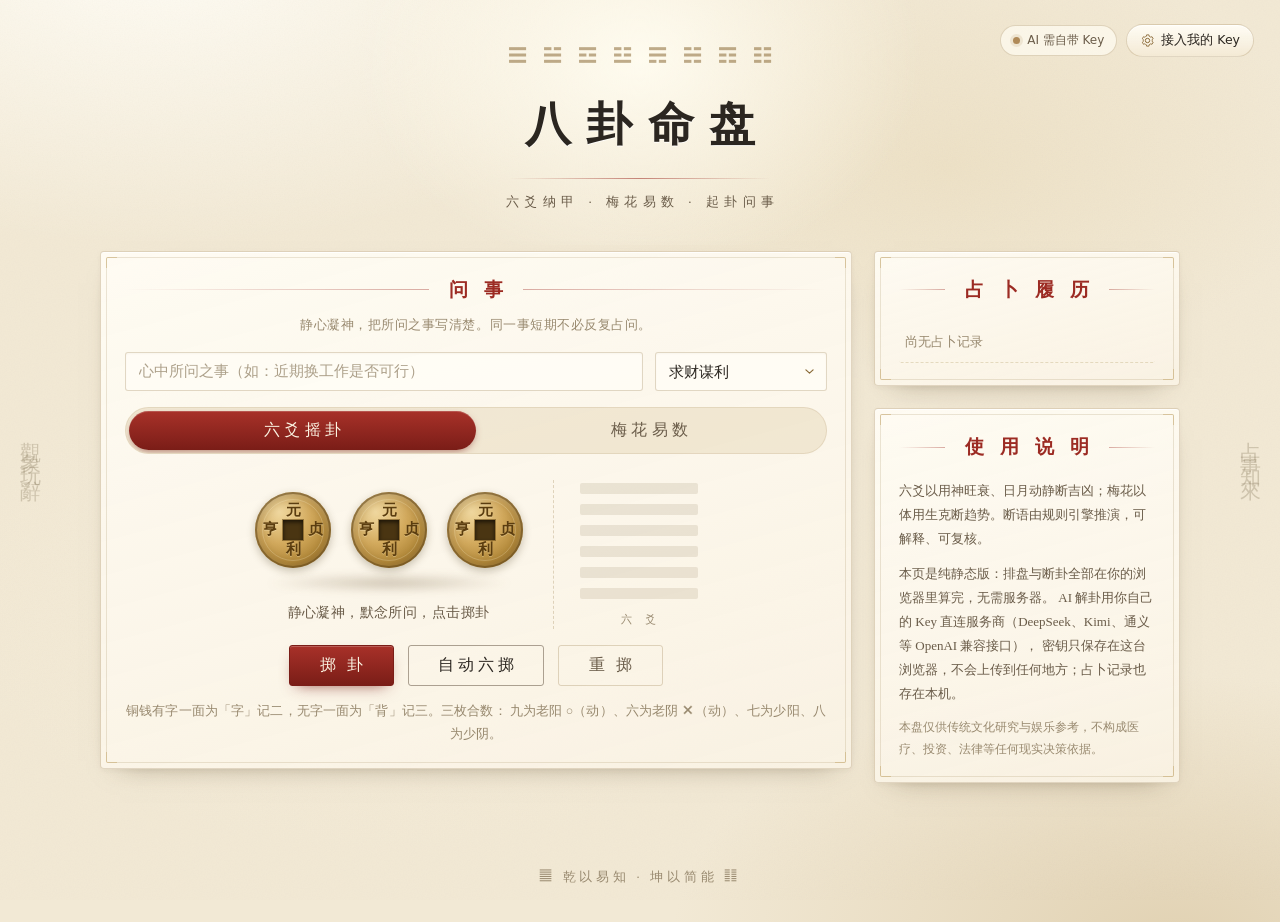
<file: index.html>
<!DOCTYPE html>
<html lang="zh-CN">
<head>
<meta charset="UTF-8">
<meta name="viewport" content="width=device-width, initial-scale=1.0, viewport-fit=cover">
<meta name="theme-color" content="#f2e9d5">
<meta name="description" content="六爻纳甲与梅花易数排盘，含规则断卦与可自接入大模型的 AI 解卦。">
<title>八卦命盘 · 六爻梅花占</title>
<link rel="stylesheet" href="css/style.css">
</head>
<body>

<div class="grain" aria-hidden="true"></div>
<aside class="side-verse left" aria-hidden="true">觀象玩辭</aside>
<aside class="side-verse right" aria-hidden="true">占事知來</aside>

<header class="site-header">
  <div class="header-halo" aria-hidden="true"></div>
  <div class="header-tools">
    <button id="llmChip" class="llm-chip" type="button" title="查看或更换已接入的模型">
      <i class="dot"></i><span id="llmChipText">检测模型…</span>
    </button>
    <button id="btnOpenLLM" class="settings-btn" type="button">
      <svg viewBox="0 0 24 24" width="15" height="15" aria-hidden="true">
        <path d="M12 15.5a3.5 3.5 0 1 0 0-7 3.5 3.5 0 0 0 0 7Z" fill="none" stroke="currentColor" stroke-width="1.6"/>
        <path d="M19.4 13.5a7.9 7.9 0 0 0 0-3l1.7-1.3-1.9-3.3-2 .8a7.7 7.7 0 0 0-2.6-1.5L14.3 3h-3.8l-.3 2.2a7.7 7.7 0 0 0-2.6 1.5l-2-.8L3.7 9.2l1.7 1.3a7.9 7.9 0 0 0 0 3l-1.7 1.3 1.9 3.3 2-.8a7.7 7.7 0 0 0 2.6 1.5l.3 2.2h3.8l.3-2.2a7.7 7.7 0 0 0 2.6-1.5l2 .8 1.9-3.3-1.7-1.3Z"
              fill="none" stroke="currentColor" stroke-width="1.4" stroke-linejoin="round"/>
      </svg>
      <span>模型接入</span>
    </button>
  </div>

  <div class="brand">
    <div class="bagua-row" aria-hidden="true">
      <span style="--i:0">☰</span><span style="--i:1">☱</span><span style="--i:2">☲</span><span style="--i:3">☳</span>
      <span style="--i:4">☴</span><span style="--i:5">☵</span><span style="--i:6">☶</span><span style="--i:7">☷</span>
    </div>
    <h1>八卦命盘</h1>
    <p class="subtitle">六爻纳甲 · 梅花易数 · 起卦问事</p>
  </div>
</header>

<main class="layout">

  <section class="main-col">

    <!-- 问事设置 -->
    <div class="card ask-card reveal">
      <h2 class="card-title"><span>问 事</span></h2>
      <p class="card-lead">静心凝神，把所问之事写清楚。同一事短期不必反复占问。</p>

      <div class="ask-form">
        <input id="question" type="text" maxlength="60"
               placeholder="心中所问之事（如：近期换工作是否可行）" autocomplete="off">
        <select id="category" title="问事类别" aria-label="问事类别"></select>
      </div>

      <div class="method-tabs" id="methodTabs" style="--tab-index:0" role="tablist">
        <span class="tab-glider" aria-hidden="true"></span>
        <button class="tab active" data-method="liuyao" role="tab" aria-selected="true">六爻摇卦</button>
        <button class="tab" data-method="meihua" role="tab" aria-selected="false">梅花易数</button>
      </div>

      <!-- 六爻面板 -->
      <div id="panel-liuyao" class="method-panel">
        <div class="cast-area">
          <div class="coin-stage" id="coinStage">
            <div class="coins" id="coins">
              <div class="coin-wrap"><div class="coin"><div class="face front"><span class="ch t">元</span><span class="ch b">利</span><span class="ch l">亨</span><span class="ch r">贞</span></div><div class="face back"><i class="arc a1"></i><i class="arc a2"></i></div></div></div>
              <div class="coin-wrap"><div class="coin"><div class="face front"><span class="ch t">元</span><span class="ch b">利</span><span class="ch l">亨</span><span class="ch r">贞</span></div><div class="face back"><i class="arc a1"></i><i class="arc a2"></i></div></div></div>
              <div class="coin-wrap"><div class="coin"><div class="face front"><span class="ch t">元</span><span class="ch b">利</span><span class="ch l">亨</span><span class="ch r">贞</span></div><div class="face back"><i class="arc a1"></i><i class="arc a2"></i></div></div></div>
            </div>
            <div class="coin-shadow" aria-hidden="true"></div>
            <div class="cast-progress" id="castProgress">静心凝神，默念所问，点击掷卦</div>
          </div>
          <div class="cast-hex-wrap">
            <div class="cast-hex" id="castHex" aria-hidden="true"></div>
            <div class="cast-hex-label">六 爻</div>
          </div>
        </div>
        <div class="cast-actions">
          <button id="btnCastOnce" class="btn primary">掷 卦</button>
          <button id="btnCastAuto" class="btn">自动六掷</button>
          <button id="btnCastReset" class="btn ghost">重 掷</button>
        </div>
        <p class="tip">铜钱有字一面为「字」记二，无字一面为「背」记三。三枚合数：
          九为老阳 ○（动）、六为老阴 ✕（动）、七为少阳、八为少阴。</p>
      </div>

      <!-- 梅花面板 -->
      <div id="panel-meihua" class="method-panel hidden">
        <div class="meihua-actions">
          <button id="btnMeihuaTime" class="btn primary">以此时辰起卦</button>
          <div class="divider-v"></div>
          <div class="num-cast">
            <input id="num1" type="number" min="1" max="999999999" placeholder="第一数" aria-label="第一数">
            <span class="num-dot">·</span>
            <input id="num2" type="number" min="1" max="999999999" placeholder="第二数" aria-label="第二数">
            <button id="btnMeihuaNumber" class="btn">数字起卦</button>
          </div>
        </div>
        <p class="tip">时间起卦：农历年支数加月日，除八取余为上卦；再加时辰数除八为下卦；
          总数除六为动爻。数字起卦：两数各自除八定上下卦，两数之和除六定动爻。</p>
      </div>
    </div>

    <!-- 结果区 -->
    <div id="result" class="hidden">

      <div class="card plate-head-card" id="plateHead"></div>
      <div class="card" id="plateCard"></div>
      <div class="card" id="textCard"></div>

      <div class="card" id="interpCard">
        <h2 class="card-title"><span>卦 理 断 语</span></h2>
        <div id="interpBody"></div>
      </div>

      <div class="card ai-card" id="aiCard">
        <h2 class="card-title"><span>AI 解 卦</span></h2>
        <div id="aiBody"></div>
      </div>
    </div>

  </section>

  <aside class="side-col">
    <div class="card history-card reveal">
      <h2 class="card-title"><span>占 卜 履 历</span></h2>
      <ul id="historyList" class="history-list"></ul>
    </div>
    <div class="card about-card reveal">
      <h2 class="card-title"><span>使 用 说 明</span></h2>
      <div class="about-body">
        <p>六爻以用神旺衰、日月动静断吉凶；梅花以体用生克断趋势。断语由规则引擎推演，可解释、可复核。</p>
        <p>本页是纯静态版：排盘与断卦全部在你的浏览器里算完，无需服务器。
          AI 解卦用你自己的 Key 直连服务商（DeepSeek、Kimi、通义等 OpenAI 兼容接口），
          密钥只保存在这台浏览器，不会上传到任何地方；占卜记录也存在本机。</p>
        <p class="disclaimer">本盘仅供传统文化研究与娱乐参考，不构成医疗、投资、法律等任何现实决策依据。</p>
      </div>
    </div>
  </aside>

</main>

<footer class="site-footer">
  <span>䷀ 乾以易知 · 坤以简能 ䷁</span>
</footer>

<!-- ============ 模型接入 ============ -->
<div class="modal-layer" id="llmModal" aria-hidden="true">
  <div class="modal-mask" data-close></div>
  <div class="modal-panel" role="dialog" aria-modal="true" aria-labelledby="llmTitle">
    <header class="modal-head">
      <div class="modal-titles">
        <h2 id="llmTitle">接 入 大 模 型</h2>
        <p class="modal-sub">任何 OpenAI 兼容接口均可。配置保存在本机 <code>backend/config.json</code>，密钥不回传浏览器。</p>
      </div>
      <button class="icon-btn" id="llmClose" type="button" aria-label="关闭">✕</button>
    </header>

    <div class="modal-body">
      <div class="field">
        <label>服务商预设</label>
        <div class="providers" id="providerGrid"></div>
      </div>

      <div class="field">
        <label for="llmBase">接口地址 Base URL</label>
        <input id="llmBase" type="text" placeholder="https://api.deepseek.com/v1"
               autocomplete="off" spellcheck="false">
        <p class="field-hint">只填到 <code>/v1</code> 这一层，不要带 <code>/chat/completions</code>。</p>
      </div>

      <div class="field">
        <label for="llmKey">API Key</label>
        <div class="field-row">
          <input id="llmKey" type="password" placeholder="填写新的 Key；留空表示保持已保存的密钥"
                 autocomplete="off" spellcheck="false">
          <button class="mini-btn" id="llmEye" type="button">显示</button>
        </div>
        <p class="field-hint" id="llmKeyHint">尚未保存密钥</p>
      </div>

      <div class="field">
        <label for="llmModel">模型名称</label>
        <div class="field-row">
          <input id="llmModel" type="text" list="llmModelList" placeholder="deepseek-chat"
                 autocomplete="off" spellcheck="false">
          <button class="mini-btn" id="llmFetchModels" type="button">拉取列表</button>
        </div>
        <datalist id="llmModelList"></datalist>
      </div>

      <details class="adv">
        <summary>高级参数</summary>
        <div class="adv-grid">
          <div class="field">
            <label for="llmTemp">温度 temperature</label>
            <div class="range-row">
              <input id="llmTemp" type="range" min="0" max="1.5" step="0.1" value="0.7">
              <output id="llmTempOut">0.7</output>
            </div>
          </div>
          <div class="field">
            <label for="llmMax">max_tokens</label>
            <input id="llmMax" type="number" min="64" max="200000" step="64" value="8192">
            <p class="field-hint">思考型模型需容纳思维链，建议 8192 以上。</p>
          </div>
        </div>
        <label class="switch-row">
          <input type="checkbox" id="llmThinking" checked>
          <span>尝试关闭思维链（仅 NVIDIA NIM 一类网关支持）</span>
        </label>
      </details>

      <div class="modal-msg" id="llmMsg" role="status" aria-live="polite"></div>
    </div>

    <footer class="modal-foot">
      <button class="btn ghost" id="llmTest" type="button">测试连接</button>
      <button class="btn primary" id="llmSave" type="button">保存并启用</button>
    </footer>
  </div>
</div>

<script src="js/vendor/lunar.js"></script>
<script type="module" src="js/local-api.js"></script>
<script src="js/app.js"></script>
</body>
</html>
</file>
<file: css/style.css>
/* ==========================================================
   八卦命盘 · 宣纸 / 朱砂 / 铜金
   ========================================================== */

:root {
  --paper: #f2e9d5;
  --paper-deep: #e8dabd;
  --paper-light: #faf4e6;
  --card-bg: linear-gradient(165deg, rgba(255, 252, 244, .94), rgba(250, 243, 229, .86));
  --ink: #2b2620;
  --ink-soft: #6a5c49;
  --ink-faint: #98896f;
  --cinnabar: #9c2b23;
  --cinnabar-deep: #7a1d17;
  --cinnabar-soft: rgba(156, 43, 35, .12);
  --bronze: #8a6a37;
  --gold: #c2a15e;
  --line: rgba(166, 140, 98, .34);
  --line-soft: rgba(166, 140, 98, .18);

  --serif: "Noto Serif SC", "Source Han Serif SC", "Songti SC", "SimSun", "宋体", serif;
  --kai: "Kaiti SC", "STKaiti", "KaiTi", "楷体", "Noto Serif SC", serif;
  --sans: "PingFang SC", "Microsoft YaHei", "Hiragino Sans GB", system-ui, sans-serif;

  --ease: cubic-bezier(.22, .61, .36, 1);
  --shadow-card: 0 1px 0 rgba(255, 255, 255, .85) inset,
                 0 12px 28px -20px rgba(70, 52, 24, .55),
                 0 2px 6px rgba(90, 70, 40, .05);
  --shadow-card-hover: 0 1px 0 rgba(255, 255, 255, .9) inset,
                       0 20px 38px -22px rgba(70, 52, 24, .6),
                       0 4px 12px rgba(90, 70, 40, .07);
}

* { margin: 0; padding: 0; box-sizing: border-box; }

html { scroll-behavior: smooth; -webkit-text-size-adjust: 100%; }

body {
  font-family: var(--serif);
  color: var(--ink);
  min-height: 100vh;
  background-color: var(--paper);
  background-image:
    radial-gradient(ellipse 65% 45% at 12% -5%, rgba(255, 253, 246, .95), transparent 70%),
    radial-gradient(ellipse 55% 40% at 92% 102%, rgba(202, 178, 132, .42), transparent 72%),
    radial-gradient(ellipse 42% 32% at 74% 18%, rgba(233, 219, 187, .55), transparent 70%),
    radial-gradient(ellipse 50% 40% at 30% 65%, rgba(246, 238, 220, .5), transparent 70%);
  font-size: 16px;
  line-height: 1.7;
  overflow-x: hidden;
}

/* 纸张纤维噪声 */
.grain {
  position: fixed;
  inset: 0;
  pointer-events: none;
  z-index: 0;
  opacity: .55;
  background-image: url("data:image/svg+xml,%3Csvg xmlns='http://www.w3.org/2000/svg' width='160' height='160'%3E%3Cfilter id='n'%3E%3CfeTurbulence type='fractalNoise' baseFrequency='0.78' numOctaves='3' seed='7'/%3E%3CfeColorMatrix values='0 0 0 0 0.48 0 0 0 0 0.40 0 0 0 0 0.28 0 0 0 0.06 0'/%3E%3C/filter%3E%3Crect width='160' height='160' filter='url(%23n)'/%3E%3C/svg%3E");
}

::selection { background: rgba(156, 43, 35, .16); }

:focus-visible {
  outline: 2px solid rgba(156, 43, 35, .45);
  outline-offset: 2px;
}

/* ============ 两侧竖排题字 ============ */
.side-verse {
  position: fixed;
  top: 50%;
  transform: translateY(-50%);
  writing-mode: vertical-rl;
  font-family: var(--kai);
  font-size: 21px;
  letter-spacing: .6em;
  color: rgba(110, 92, 61, .26);
  user-select: none;
  pointer-events: none;
  z-index: 0;
  transition: opacity .6s var(--ease);
}
.side-verse.left { left: 12px; }
.side-verse.right { right: 12px; }

/* ============ 页头 ============ */
.site-header {
  position: relative;
  padding: 40px 24px 30px;
  text-align: center;
  overflow: hidden;
}
.header-halo {
  position: absolute;
  left: 50%;
  top: -150px;
  width: 560px;
  height: 420px;
  transform: translateX(-50%);
  background: radial-gradient(ellipse at center, rgba(255, 252, 240, .95), rgba(255, 250, 235, .25) 55%, transparent 72%);
  pointer-events: none;
}
.brand { position: relative; display: inline-block; }

.bagua-row {
  display: flex;
  justify-content: center;
  gap: 16px;
  font-size: 19px;
  color: var(--bronze);
  margin-bottom: 14px;
  opacity: 0;
  animation: fadeDown .9s var(--ease) .1s forwards;
}
.bagua-row span {
  display: inline-block;
  opacity: .55;
  animation: floatY 5.6s ease-in-out infinite;
  animation-delay: calc(var(--i) * .28s);
  transition: opacity .3s, color .3s;
}
.bagua-row span:hover { opacity: 1; color: var(--cinnabar); }

.site-header h1 {
  font-family: var(--kai);
  font-size: clamp(30px, 4.6vw, 46px);
  font-weight: 700;
  letter-spacing: .34em;
  text-indent: .34em;
  color: var(--ink);
  text-shadow: 0 1px 0 rgba(255, 255, 255, .8);
  opacity: 0;
  animation: fadeDown 1s var(--ease) .2s forwards;
}
.site-header h1::after {
  content: "";
  display: block;
  width: min(260px, 62vw);
  height: 1px;
  margin: 14px auto 0;
  background: linear-gradient(90deg, transparent, rgba(156, 43, 35, .55), transparent);
  transform: scaleX(0);
  animation: ruleGrow .9s var(--ease) .55s forwards;
}
.subtitle {
  margin-top: 12px;
  color: var(--ink-soft);
  font-size: 13px;
  letter-spacing: .42em;
  text-indent: .42em;
  opacity: 0;
  animation: fadeDown 1s var(--ease) .35s forwards;
}

/* 右侧工具 */
.header-tools {
  position: absolute;
  top: 24px;
  right: 26px;
  display: flex;
  align-items: center;
  gap: 9px;
  z-index: 3;
  opacity: 0;
  animation: fadeDown .8s var(--ease) .45s forwards;
}
.llm-chip {
  display: inline-flex;
  align-items: center;
  gap: 7px;
  max-width: 240px;
  padding: 6px 12px;
  font-family: var(--sans);
  font-size: 12px;
  color: var(--ink-soft);
  background: rgba(255, 252, 243, .7);
  border: 1px solid var(--line);
  border-radius: 999px;
  cursor: pointer;
  transition: all .25s var(--ease);
  white-space: nowrap;
  overflow: hidden;
}
.llm-chip:hover { border-color: var(--bronze); color: var(--ink); background: rgba(255, 253, 246, .95); }
.llm-chip .dot {
  width: 7px;
  height: 7px;
  border-radius: 50%;
  background: var(--ink-faint);
  box-shadow: 0 0 0 3px rgba(152, 137, 111, .16);
  flex: none;
}
.llm-chip.ok .dot { background: #4c7a43; box-shadow: 0 0 0 3px rgba(76, 122, 67, .16); animation: softPulse 2.6s ease-in-out infinite; }
.llm-chip.off .dot { background: #b08a58; box-shadow: 0 0 0 3px rgba(176, 138, 88, .16); }
.llm-chip span {
  overflow: hidden;
  text-overflow: ellipsis;
}

.settings-btn {
  display: inline-flex;
  align-items: center;
  gap: 6px;
  padding: 7px 13px;
  font-family: var(--sans);
  font-size: 12.5px;
  color: var(--ink);
  background: linear-gradient(180deg, rgba(255, 253, 246, .95), rgba(244, 234, 213, .9));
  border: 1px solid var(--line);
  border-radius: 999px;
  cursor: pointer;
  transition: all .25s var(--ease);
  box-shadow: 0 1px 0 rgba(255, 255, 255, .8) inset;
}
.settings-btn svg { color: var(--bronze); transition: transform .5s var(--ease); }
.settings-btn:hover {
  border-color: var(--bronze);
  color: var(--cinnabar);
  box-shadow: 0 1px 0 rgba(255, 255, 255, .9) inset, 0 6px 14px -8px rgba(120, 90, 40, .6);
}
.settings-btn:hover svg { transform: rotate(60deg); }
.settings-btn:active { transform: translateY(1px); }

/* ============ 布局 ============ */
.layout {
  display: grid;
  grid-template-columns: minmax(0, 1fr) 306px;
  gap: 22px;
  max-width: 1140px;
  margin: 0 auto;
  padding: 6px 30px 48px;
  position: relative;
  z-index: 1;
}
.main-col { min-width: 0; }
.side-col { min-width: 0; }

/* ============ 卡片 ============ */
.card {
  position: relative;
  background: var(--card-bg);
  border: 1px solid var(--line);
  border-radius: 4px;
  box-shadow: var(--shadow-card);
  padding: 22px 24px;
  margin-bottom: 22px;
  transition: box-shadow .4s var(--ease), transform .4s var(--ease), border-color .4s var(--ease);
}
.card::before {
  content: "";
  position: absolute;
  inset: 5px;
  border: 1px solid rgba(166, 140, 98, .22);
  border-radius: 2px;
  pointer-events: none;
}
.card::after {
  content: "";
  position: absolute;
  inset: 5px;
  pointer-events: none;
  border-radius: 2px;
  background:
    linear-gradient(var(--gold), var(--gold)) left top / 11px 1px no-repeat,
    linear-gradient(var(--gold), var(--gold)) left top / 1px 11px no-repeat,
    linear-gradient(var(--gold), var(--gold)) right top / 11px 1px no-repeat,
    linear-gradient(var(--gold), var(--gold)) right top / 1px 11px no-repeat,
    linear-gradient(var(--gold), var(--gold)) left bottom / 11px 1px no-repeat,
    linear-gradient(var(--gold), var(--gold)) left bottom / 1px 11px no-repeat,
    linear-gradient(var(--gold), var(--gold)) right bottom / 11px 1px no-repeat,
    linear-gradient(var(--gold), var(--gold)) right bottom / 1px 11px no-repeat;
  opacity: .45;
  transition: opacity .4s var(--ease);
}
.card:hover { box-shadow: var(--shadow-card-hover); transform: translateY(-2px); }
.card:hover::after { opacity: .8; }

.card-title {
  display: flex;
  align-items: center;
  gap: 14px;
  font-family: var(--kai);
  font-size: 19px;
  font-weight: 700;
  color: var(--cinnabar);
  margin-bottom: 16px;
  white-space: nowrap;
}
.card-title::before,
.card-title::after {
  content: "";
  flex: 1;
  height: 1px;
  background: linear-gradient(90deg, transparent, rgba(156, 43, 35, .38));
}
.card-title::after { background: linear-gradient(90deg, rgba(156, 43, 35, .38), transparent); }
.card-title span { letter-spacing: .3em; text-indent: .3em; }

.card-lead {
  font-size: 13px;
  color: var(--ink-faint);
  margin: -8px 0 16px;
  text-align: center;
  letter-spacing: .04em;
}

/* 滚动入场 */
.reveal { opacity: 0; transform: translateY(20px); }
.reveal.in {
  opacity: 1;
  transform: none;
  transition: opacity .8s var(--ease), transform .8s var(--ease);
}

/* ============ 表单 ============ */
.ask-form {
  display: grid;
  grid-template-columns: minmax(0, 1fr) 172px;
  gap: 12px;
  margin-bottom: 16px;
}
input[type="text"],
input[type="number"],
input[type="password"],
select {
  width: 100%;
  font-family: var(--serif);
  font-size: 15px;
  color: var(--ink);
  background: rgba(255, 253, 246, .82);
  border: 1px solid var(--line);
  border-radius: 3px;
  padding: 10px 13px;
  outline: none;
  transition: border-color .25s var(--ease), box-shadow .25s var(--ease), background .25s;
  box-shadow: 0 1px 2px rgba(90, 70, 40, .04) inset;
}
input:hover, select:hover { border-color: rgba(166, 140, 98, .55); }
input:focus, select:focus {
  border-color: var(--bronze);
  background: #fffdf8;
  box-shadow: 0 0 0 3px rgba(194, 161, 94, .16);
}
input::placeholder { color: var(--ink-faint); opacity: .8; }
select {
  cursor: pointer;
  appearance: none;
  padding-right: 32px;
  background-image: url("data:image/svg+xml,%3Csvg xmlns='http://www.w3.org/2000/svg' width='10' height='6' viewBox='0 0 10 6'%3E%3Cpath d='M1 1l4 4 4-4' fill='none' stroke='%238a6a37' stroke-width='1.3' stroke-linecap='round' stroke-linejoin='round'/%3E%3C/svg%3E");
  background-repeat: no-repeat;
  background-position: right 12px center;
  background-size: 9px;
}

/* Tab 滑动指示 */
.method-tabs {
  position: relative;
  display: flex;
  padding: 3px;
  margin-bottom: 18px;
  background: rgba(232, 218, 189, .55);
  border: 1px solid var(--line-soft);
  border-radius: 999px;
  overflow: hidden;
}
.tab-glider {
  position: absolute;
  top: 3px;
  left: 3px;
  width: calc(50% - 3px);
  height: calc(100% - 6px);
  border-radius: 999px;
  background: linear-gradient(180deg, #a83129, var(--cinnabar-deep));
  box-shadow: 0 3px 8px -3px rgba(122, 29, 23, .7), 0 1px 0 rgba(255, 255, 255, .18) inset;
  transform: translateX(calc(var(--tab-index, 0) * 100%));
  transition: transform .42s var(--ease);
}
.tab {
  position: relative;
  z-index: 1;
  flex: 1;
  font-family: var(--kai);
  font-size: 15.5px;
  letter-spacing: .28em;
  text-indent: .28em;
  padding: 9px 0;
  background: none;
  border: none;
  color: var(--ink-soft);
  cursor: pointer;
  transition: color .3s var(--ease);
}
.tab.active { color: #fbf3e2; }
.tab:not(.active):hover { color: var(--ink); }

.method-panel { animation: panelIn .38s var(--ease); }
@keyframes panelIn { from { opacity: 0; transform: translateY(8px); } to { opacity: 1; transform: none; } }

/* ============ 六爻掷卦 ============ */
.cast-area {
  display: flex;
  gap: 30px;
  align-items: center;
  justify-content: center;
  flex-wrap: wrap;
  padding: 8px 0 16px;
}
.coin-stage { text-align: center; min-width: 268px; }

.coins {
  position: relative;
  display: flex;
  gap: 20px;
  justify-content: center;
  perspective: 900px;
  padding: 10px 0 4px;
}
.coin-wrap {
  transform-style: preserve-3d;
  will-change: transform;
  animation: none;
}
.coin-wrap.throwing { animation: toss 1.05s cubic-bezier(.34, .56, .5, 1); }
@keyframes toss {
  0%   { transform: translateY(0) scale(1) rotateZ(0); }
  16%  { transform: translateY(-24px) scale(1.03) rotateZ(3deg); }
  44%  { transform: translateY(-54px) scale(1.05) rotateZ(-3deg); }
  70%  { transform: translateY(4px) scale(.975) rotateZ(1.5deg); }
  82%  { transform: translateY(-7px) scale(1.01) rotateZ(-.8deg); }
  100% { transform: translateY(0) scale(1) rotateZ(0); }
}
.coin {
  position: relative;
  width: 76px;
  height: 76px;
  transform-style: preserve-3d;
  transition: transform 1.05s cubic-bezier(.2, .74, .3, 1.02);
}
.face {
  position: absolute;
  inset: 0;
  border-radius: 50%;
  backface-visibility: hidden;
  background:
    radial-gradient(circle at 32% 26%, #f2daa1, #d3aa5d 42%, #b98f3f 68%, #8b6626 96%);
  box-shadow:
    inset 0 0 0 2px rgba(96, 66, 18, .5),
    inset 0 0 16px rgba(84, 56, 12, .5),
    inset 0 2px 6px rgba(255, 246, 214, .5),
    0 3px 8px rgba(60, 45, 15, .28);
}
.face::before {
  content: "";
  position: absolute;
  left: 50%;
  top: 50%;
  width: 20px;
  height: 20px;
  transform: translate(-50%, -50%);
  background: #4a3512;
  box-shadow: inset 0 2px 4px rgba(0, 0, 0, .65), 0 0 0 1px rgba(96, 66, 18, .55);
}
.face::after {
  content: "";
  position: absolute;
  inset: 7px;
  border-radius: 50%;
  border: 1px solid rgba(255, 244, 210, .22);
  pointer-events: none;
}
.face.back { transform: rotateY(180deg); }
.face.back .arc {
  position: absolute;
  width: 30px;
  height: 52px;
  border: 2.5px solid rgba(94, 64, 18, .5);
  border-radius: 50%;
}
.face.back .a1 { left: 8px; top: 11px; transform: rotate(14deg); }
.face.back .a2 { right: 8px; top: 11px; transform: rotate(-14deg); }
.face .ch {
  position: absolute;
  font-family: var(--kai);
  font-size: 15px;
  font-weight: 700;
  color: #5b3d0f;
  text-shadow: 0 1px 0 rgba(255, 240, 200, .35);
}
.ch.t { top: 6px; left: 50%; transform: translateX(-50%); }
.ch.b { bottom: 6px; left: 50%; transform: translateX(-50%); }
.ch.l { left: 8px; top: 50%; transform: translateY(-50%); }
.ch.r { right: 8px; top: 50%; transform: translateY(-50%); }

.coin-shadow {
  width: 250px;
  height: 18px;
  margin: 2px auto 0;
  border-radius: 50%;
  background: radial-gradient(ellipse at center, rgba(86, 62, 26, .3), transparent 70%);
  filter: blur(4px);
}
.coin-stage.throwing .coin-shadow { animation: shadowPulse 1.05s ease; }
@keyframes shadowPulse {
  0%, 100% { transform: scale(1); opacity: .8; }
  45% { transform: scale(.66); opacity: .3; }
}
.coins.impact::after {
  content: "";
  position: absolute;
  left: 50%;
  top: 52%;
  width: 70px;
  height: 70px;
  margin: -35px 0 0 -35px;
  border: 2px solid rgba(194, 161, 94, .5);
  border-radius: 50%;
  animation: ripple .62s ease-out forwards;
  pointer-events: none;
}
@keyframes ripple {
  from { transform: scale(.5); opacity: .8; }
  to   { transform: scale(2.7); opacity: 0; }
}

.cast-progress {
  margin-top: 10px;
  font-size: 13.5px;
  color: var(--ink-soft);
  letter-spacing: .03em;
  min-height: 24px;
  transition: color .3s;
}
.cast-progress.busy { color: var(--cinnabar); }

/* 掷卦中的小卦象 */
.cast-hex-wrap {
  min-width: 138px;
  display: flex;
  flex-direction: column;
  align-items: center;
  gap: 8px;
  padding-left: 26px;
  border-left: 1px dashed var(--line);
  align-self: stretch;
  justify-content: center;
}
.cast-hex {
  display: flex;
  flex-direction: column-reverse;   /* 初爻在下 */
  gap: 9px;
  min-height: 122px;
  justify-content: center;
}
.cast-hex .slot {
  height: 12px;
  width: 118px;
  display: flex;
  gap: 11px;
  align-items: center;
}
.slot .bar {
  flex: 1;
  height: 11px;
  border-radius: 2px;
  background: linear-gradient(#3d372c, #221f18);
  box-shadow: 0 1px 0 rgba(255, 255, 255, .22);
  animation: yaoIn .42s var(--ease);
}
.slot.yin .bar:nth-child(2) { animation-delay: .07s; }
.slot.ghost .bar {
  background: rgba(150, 130, 95, .17);
  box-shadow: none;
  animation: none;
}
.slot.dong .bar {
  background: linear-gradient(#b03b2e, #7a1d18);
  box-shadow: 0 1px 0 rgba(255, 255, 255, .18), 0 0 10px rgba(158, 43, 37, .22);
  animation: yaoIn .42s var(--ease), dongGlow 2.6s ease-in-out .5s infinite;
}
@keyframes yaoIn {
  from { transform: scaleX(.25); opacity: 0; }
  to   { transform: scaleX(1); opacity: 1; }
}
@keyframes dongGlow {
  0%, 100% { box-shadow: 0 1px 0 rgba(255, 255, 255, .18), 0 0 6px rgba(158, 43, 37, .18); }
  50% { box-shadow: 0 1px 0 rgba(255, 255, 255, .18), 0 0 14px rgba(158, 43, 37, .38); }
}
.cast-hex-label {
  font-family: var(--kai);
  font-size: 11px;
  letter-spacing: .5em;
  text-indent: .5em;
  color: var(--ink-faint);
}

.cast-actions,
.meihua-actions {
  display: flex;
  justify-content: center;
  gap: 14px;
  flex-wrap: wrap;
}

/* ============ 按钮 ============ */
.btn {
  position: relative;
  overflow: hidden;
  display: inline-flex;
  align-items: center;
  justify-content: center;
  gap: 6px;
  font-family: var(--kai);
  font-size: 15.5px;
  letter-spacing: .24em;
  text-indent: .24em;
  padding: 9px 26px;
  border-radius: 3px;
  border: 1.5px solid rgba(106, 92, 73, .55);
  background: transparent;
  color: var(--ink);
  cursor: pointer;
  transition: all .26s var(--ease);
}
.btn:hover { background: rgba(106, 92, 73, .09); transform: translateY(-1px); }
.btn:active { transform: translateY(1px); }
.btn:disabled { opacity: .4; cursor: not-allowed; transform: none; }
.btn.primary {
  background: linear-gradient(180deg, #a83129, var(--cinnabar-deep));
  border-color: var(--cinnabar-deep);
  color: #fbf3e2;
  box-shadow: inset 0 1px 0 rgba(255, 255, 255, .22),
              0 6px 16px -8px rgba(122, 29, 24, .85);
}
.btn.primary:hover {
  background: linear-gradient(180deg, #b83a31, #86211a);
  box-shadow: inset 0 1px 0 rgba(255, 255, 255, .25),
              0 10px 22px -10px rgba(122, 29, 24, .95);
}
.btn.primary::after {
  content: "";
  position: absolute;
  top: 0;
  left: -60%;
  width: 40%;
  height: 100%;
  background: linear-gradient(100deg, transparent, rgba(255, 246, 224, .32), transparent);
  transform: skewX(-18deg);
  transition: left .6s var(--ease);
}
.btn.primary:hover::after { left: 120%; }
.btn.ghost { border-color: var(--line); color: var(--ink-soft); }
.btn.ghost:hover { color: var(--cinnabar); border-color: rgba(156, 43, 35, .4); }
.btn.small { font-size: 13.5px; padding: 6px 16px; letter-spacing: .18em; text-indent: .18em; }

.tip {
  margin-top: 14px;
  font-size: 12.5px;
  color: var(--ink-faint);
  line-height: 1.85;
  text-align: center;
  letter-spacing: .01em;
}
.tip b { color: var(--ink-soft); }

/* ============ 梅花面板 ============ */
.meihua-actions { align-items: center; padding: 18px 0 6px; }
.divider-v { width: 1px; align-self: stretch; background: var(--line); margin: 4px 8px; }
.num-cast { display: flex; align-items: center; gap: 8px; }
.num-cast input { width: 92px; text-align: center; }
.num-dot { color: var(--ink-faint); }

/* ============ 结果区 ============ */
.hidden { display: none !important; }

#result { scroll-margin-top: 18px; }
#result.enter > .card {
  animation: riseIn .62s var(--ease) both;
  animation-delay: calc(var(--i, 0) * 70ms);
}
@keyframes riseIn {
  from { opacity: 0; transform: translateY(22px); }
  to   { opacity: 1; transform: none; }
}

/* 卦名头 */
.plate-head-card { text-align: center; padding-top: 26px; }
.plate-head-card .row1 {
  display: flex;
  align-items: center;
  justify-content: center;
  gap: 18px;
  flex-wrap: wrap;
}
.hex-symbol {
  font-size: 52px;
  line-height: 1;
  color: var(--ink);
  animation: symbolIn .8s var(--ease) both;
}
@keyframes symbolIn {
  from { opacity: 0; transform: scale(.82) rotate(-6deg); }
  to   { opacity: 1; transform: none; }
}
.hex-name {
  font-family: var(--kai);
  font-size: 33px;
  font-weight: 700;
  letter-spacing: .18em;
  text-indent: .18em;
  color: var(--ink);
  animation: fadeIn .7s var(--ease) .1s both;
}
.hex-sub {
  margin-top: 8px;
  color: var(--ink-soft);
  font-size: 14px;
  animation: fadeIn .7s var(--ease) .2s both;
}
.hex-sub b { color: var(--cinnabar); font-weight: 700; }

/* 印章式吉凶 */
.seal {
  display: inline-flex;
  align-items: center;
  justify-content: center;
  min-width: 54px;
  height: 54px;
  padding: 0 9px;
  background: var(--cinnabar);
  color: #fbf0dc;
  font-family: var(--kai);
  font-size: 19px;
  font-weight: 700;
  letter-spacing: .12em;
  text-indent: .12em;
  border-radius: 4px;
  transform: rotate(-4deg);
  box-shadow: inset 0 0 0 2px rgba(255, 255, 255, .35),
              inset 0 0 14px rgba(0, 0, 0, .18),
              0 6px 14px -8px rgba(122, 29, 24, .8);
  animation: stamp .68s cubic-bezier(.2, 1.2, .4, 1) both;
}
@keyframes stamp {
  0%   { opacity: 0; transform: scale(1.9) rotate(-16deg); }
  55%  { opacity: 1; transform: scale(.94) rotate(-2deg); }
  100% { opacity: 1; transform: scale(1) rotate(-4deg); }
}
.seal.l1 { background: #9a5216; box-shadow: inset 0 0 0 2px rgba(255, 255, 255, .32), 0 6px 14px -8px rgba(120, 66, 20, .8); }
.seal.l2 { background: #4a7641; box-shadow: inset 0 0 0 2px rgba(255, 255, 255, .32), 0 6px 14px -8px rgba(50, 90, 40, .8); }
.seal.l3 { background: #8f7a1c; box-shadow: inset 0 0 0 2px rgba(255, 255, 255, .32), 0 6px 14px -8px rgba(120, 100, 25, .8); }
.seal.l4 { background: #5a6877; box-shadow: inset 0 0 0 2px rgba(255, 255, 255, .32), 0 6px 14px -8px rgba(60, 76, 92, .8); }
.seal.l5 { background: #43413d; box-shadow: inset 0 0 0 2px rgba(255, 255, 255, .28), 0 6px 14px -8px rgba(30, 28, 25, .8); }

.score-wrap { display: inline-flex; align-items: center; gap: 10px; }
.score-num {
  font-size: 26px;
  font-weight: 700;
  color: var(--cinnabar);
  font-family: var(--serif);
  font-variant-numeric: tabular-nums;
  min-width: 44px;
  text-align: right;
}
.score-bar {
  width: 120px;
  height: 6px;
  background: rgba(107, 95, 77, .15);
  border-radius: 3px;
  overflow: hidden;
  box-shadow: 0 1px 2px rgba(90, 70, 40, .12) inset;
}
.score-bar i {
  display: block;
  height: 100%;
  width: 0;
  border-radius: 3px;
  background: linear-gradient(90deg, #c8a25c, #b8453a 65%, var(--cinnabar-deep));
  box-shadow: 0 0 8px rgba(156, 43, 35, .3);
  transition: width 1.15s var(--ease) .15s;
}

.time-line {
  margin-top: 14px;
  padding-top: 12px;
  border-top: 1px dashed var(--line);
  color: var(--ink-soft);
  font-size: 13px;
  letter-spacing: .02em;
  animation: fadeIn .7s var(--ease) .3s both;
}
.time-line b { color: var(--ink); font-weight: 700; }
.time-line + .time-line { margin-top: 6px; padding-top: 6px; border-top: none; }

/* ============ 六爻盘 ============ */
.plate-table-wrap { overflow-x: auto; -webkit-overflow-scrolling: touch; }
table.plate {
  width: 100%;
  border-collapse: collapse;
  font-size: 14px;
}
table.plate th {
  font-family: var(--kai);
  font-weight: 700;
  color: var(--cinnabar);
  letter-spacing: .1em;
  font-size: 13px;
  padding: 6px 8px;
  border-bottom: 1.5px solid var(--line);
  white-space: nowrap;
}
table.plate td {
  padding: 8px;
  border-bottom: 1px dashed rgba(205, 189, 148, .5);
  text-align: center;
  white-space: nowrap;
  transition: background .25s;
}
table.plate tbody tr { animation: rowIn .5s var(--ease) both; animation-delay: calc(var(--i, 0) * 45ms); }
@keyframes rowIn {
  from { opacity: 0; transform: translateX(-8px); }
  to   { opacity: 1; transform: none; }
}
table.plate tr:last-child td { border-bottom: none; }
table.plate tbody tr:hover td { background: rgba(210, 193, 156, .16); }
td.qin { font-weight: 700; letter-spacing: .08em; }
tr.dong-row td { background: rgba(158, 43, 37, .045); }
tr.shi-row td:first-child { box-shadow: inset 3px 0 0 var(--cinnabar); }

.gong { color: var(--bronze); font-size: 12.5px; }

/* 表格内小爻线 */
.t-yao { display: inline-flex; width: 50px; height: 10px; gap: 6px; vertical-align: -1px; }
.t-yao::before {
  content: "";
  flex: 1;
  height: 9px;
  border-radius: 2px;
  background: linear-gradient(#3d372c, #221f18);
  box-shadow: 0 1px 0 rgba(255, 255, 255, .2);
}
.t-yao.yin::after {
  content: "";
  flex: 1;
  height: 9px;
  border-radius: 2px;
  background: linear-gradient(#3d372c, #221f18);
  box-shadow: 0 1px 0 rgba(255, 255, 255, .2);
}
.t-yao.yang::after { content: none; }

#toast {
  position: fixed;
  left: 50%;
  bottom: 42px;
  transform: translateX(-50%) translateY(16px) scale(.97);
  background: rgba(43, 38, 32, .94);
  color: #f5edda;
  padding: 11px 24px;
  border-radius: 3px;
  font-size: 13.5px;
  font-family: var(--sans);
  letter-spacing: .02em;
  opacity: 0;
  pointer-events: none;
  transition: opacity .3s var(--ease), transform .3s var(--ease);
  z-index: 200;
  max-width: 86vw;
  box-shadow: 0 12px 30px -12px rgba(0, 0, 0, .6);
}
#toast.show { opacity: 1; transform: translateX(-50%) translateY(0) scale(1); }

.shi-ying {
  font-family: var(--kai);
  color: var(--cinnabar);
  font-weight: 700;
  letter-spacing: .16em;
}
.tag-kong { color: #5a6877; font-size: 12px; }
.dong-mark {
  display: inline-block;
  margin-left: 5px;
  width: 18px;
  height: 18px;
  line-height: 16px;
  border: 1.5px solid var(--cinnabar);
  border-radius: 50%;
  color: var(--cinnabar);
  font-size: 10.5px;
  text-align: center;
  vertical-align: middle;
  animation: markPulse 2.4s ease-in-out infinite;
}
@keyframes markPulse {
  0%, 100% { box-shadow: 0 0 0 0 rgba(158, 43, 37, .22); }
  50% { box-shadow: 0 0 0 4px rgba(158, 43, 37, .06); }
}
.bian-qin { color: var(--ink-soft); }

/* 卦爻辞 */
.yaoci-block { padding: 2px 0; }
.yaoci-block .gtitle {
  font-family: var(--kai);
  color: var(--cinnabar);
  font-weight: 700;
  margin-right: 8px;
  letter-spacing: .08em;
}
.yaoci-block p {
  margin: 7px 0 7px 12px;
  color: var(--ink);
  font-size: 15px;
  line-height: 1.9;
  padding-left: 12px;
  border-left: 2px solid rgba(194, 161, 94, .25);
  transition: border-color .3s, background .3s;
}
.yaoci-block p:hover { border-left-color: var(--gold); background: rgba(255, 252, 243, .6); }
.yaoci-block p em {
  font-style: normal;
  font-family: var(--kai);
  color: var(--bronze);
  margin-right: 6px;
}
.yaoci-dong { color: var(--cinnabar-deep) !important; border-left-color: rgba(156, 43, 35, .45) !important; }

/* ============ 梅花三卦 ============ */
.mh-cards {
  display: grid;
  grid-template-columns: repeat(3, 1fr);
  gap: 14px;
  margin-bottom: 10px;
}
.mh-card {
  position: relative;
  text-align: center;
  border: 1px solid var(--line);
  border-radius: 3px;
  background: rgba(255, 253, 246, .55);
  padding: 14px 10px 16px;
  transition: transform .35s var(--ease), box-shadow .35s var(--ease), background .35s;
  animation: riseIn .55s var(--ease) both;
}
.mh-card:nth-child(2) { animation-delay: .09s; }
.mh-card:nth-child(3) { animation-delay: .18s; }
.mh-card:hover {
  transform: translateY(-3px);
  background: rgba(255, 253, 246, .86);
  box-shadow: 0 12px 22px -16px rgba(90, 70, 40, .7);
}
.mh-card .mh-label {
  font-size: 11.5px;
  color: var(--ink-faint);
  letter-spacing: .32em;
  text-indent: .32em;
  margin-bottom: 5px;
}
.mh-card .mh-name {
  font-family: var(--kai);
  font-size: 18.5px;
  font-weight: 700;
  letter-spacing: .14em;
  text-indent: .14em;
}
.mh-card .mh-gua { color: var(--ink-soft); font-size: 12.5px; margin-top: 3px; }
.mh-hex {
  display: flex;
  flex-direction: column-reverse;
  gap: 8px;
  width: 82px;
  margin: 13px auto 8px;
}
.mh-hex .slot { height: 10px; display: flex; gap: 8px; position: relative; }
.mh-hex .slot .bar {
  flex: 1;
  height: 9px;
  border-radius: 2px;
  background: linear-gradient(#3d372c, #221f18);
  animation: yaoIn .5s var(--ease) both;
}
.mh-hex .slot:nth-child(1) .bar { animation-delay: .05s; }
.mh-hex .slot:nth-child(2) .bar { animation-delay: .1s; }
.mh-hex .slot:nth-child(3) .bar { animation-delay: .15s; }
.mh-hex .slot:nth-child(4) .bar { animation-delay: .2s; }
.mh-hex .slot:nth-child(5) .bar { animation-delay: .25s; }
.mh-hex .slot:nth-child(6) .bar { animation-delay: .3s; }
.mh-hex .slot.dong .bar {
  background: linear-gradient(#b03b2e, #7a1d18);
  box-shadow: 0 0 8px rgba(158, 43, 37, .25);
}
.mh-badge {
  display: inline-block;
  margin: 4px 2px 0;
  font-size: 11.5px;
  letter-spacing: .1em;
  padding: 1px 8px;
  border: 1px solid currentColor;
  border-radius: 2px;
}
.mh-badge.ti { color: #45703c; }
.mh-badge.yong { color: var(--cinnabar); }
.mh-relation {
  text-align: center;
  color: var(--ink-soft);
  font-size: 13.5px;
  padding: 8px 0 2px;
}
.mh-relation b { color: var(--cinnabar); }

/* ============ 解读 ============ */
.interp-verdict {
  display: flex;
  align-items: center;
  gap: 18px;
  justify-content: center;
  padding: 2px 0 16px;
  flex-wrap: wrap;
}
.interp-verdict .vd {
  font-size: 14px;
  color: var(--ink-soft);
  max-width: 340px;
  line-height: 1.8;
}
.interp-verdict .vd b { color: var(--cinnabar); }
.interp-paragraphs .p-item {
  margin-bottom: 14px;
  padding-left: 12px;
  border-left: 2px solid rgba(194, 161, 94, .22);
}
.interp-paragraphs .p-title {
  font-family: var(--kai);
  font-weight: 700;
  color: var(--bronze);
  letter-spacing: .12em;
  margin-right: 8px;
}
.interp-paragraphs .p-text { display: inline; color: var(--ink); font-size: 15px; line-height: 1.9; }

.factors { margin-top: 18px; border-top: 1px dashed var(--line); padding-top: 14px; }
.factors .f-title {
  font-size: 12px;
  color: var(--ink-faint);
  letter-spacing: .3em;
  text-indent: .3em;
  margin-bottom: 10px;
  text-align: center;
}
.factor-list { display: flex; flex-wrap: wrap; gap: 7px; justify-content: center; }
.factor {
  font-size: 12.5px;
  padding: 3px 10px;
  border-radius: 2px;
  border: 1px solid;
  cursor: default;
  transition: transform .22s var(--ease), box-shadow .22s var(--ease);
  animation: fadeIn .5s var(--ease) both;
}
.factor:hover { transform: translateY(-1px); box-shadow: 0 4px 10px -6px rgba(90, 70, 40, .8); }
.factor.pos { color: #3d6836; border-color: rgba(76, 122, 67, .45); background: rgba(76, 122, 67, .07); }
.factor.neg { color: #8a2f27; border-color: rgba(158, 43, 37, .4); background: rgba(158, 43, 37, .06); }
.factor.zero { color: #5a6877; border-color: rgba(93, 107, 122, .35); background: rgba(93, 107, 122, .05); }
.factor .delta { font-weight: 700; margin-right: 4px; font-variant-numeric: tabular-nums; }

/* ============ AI 卡 ============ */
.ai-toolbar {
  display: flex;
  align-items: center;
  justify-content: space-between;
  gap: 12px;
  flex-wrap: wrap;
  margin-bottom: 14px;
  padding-bottom: 12px;
  border-bottom: 1px dashed var(--line);
}
.ai-model {
  display: inline-flex;
  align-items: center;
  gap: 7px;
  font-family: var(--sans);
  font-size: 12px;
  color: var(--ink-soft);
  background: rgba(232, 218, 189, .45);
  border: 1px solid var(--line-soft);
  border-radius: 999px;
  padding: 4px 11px;
}
.ai-model .dot {
  width: 6px;
  height: 6px;
  border-radius: 50%;
  background: #4c7a43;
  animation: softPulse 2.6s ease-in-out infinite;
}
.ai-model em { font-style: normal; color: var(--ink); font-weight: 600; }
.ai-actions { display: flex; gap: 8px; flex-wrap: wrap; }

.ai-body-default { text-align: center; padding: 10px 0 4px; }
.ai-note { color: var(--ink-faint); font-size: 13px; margin-top: 10px; line-height: 1.85; }
.ai-note code {
  font-family: var(--sans);
  font-size: 12px;
  background: rgba(232, 218, 189, .6);
  border-radius: 3px;
  padding: 1px 5px;
  color: var(--ink-soft);
}

.ai-stream {
  font-size: 14.5px;
  line-height: 1.95;
  min-height: 30px;
  animation: fadeIn .5s var(--ease);
}
.ai-stream h3 {
  font-family: var(--kai);
  color: var(--cinnabar);
  font-size: 16.5px;
  letter-spacing: .16em;
  margin: 18px 0 6px;
  padding-bottom: 4px;
  display: flex;
  align-items: center;
  gap: 8px;
}
.ai-stream h3::after {
  content: "";
  flex: 1;
  height: 1px;
  background: linear-gradient(90deg, rgba(156, 43, 35, .22), transparent);
}
.ai-stream h3:first-child { margin-top: 0; }
.ai-stream p { margin: 8px 0; }
.ai-stream ul, .ai-stream ol { margin: 8px 0 8px 22px; }
.ai-stream li { margin: 5px 0; }
.ai-stream li::marker { color: var(--gold); }
.ai-stream strong { color: var(--cinnabar-deep); }
.ai-stream code {
  font-family: var(--sans);
  font-size: .9em;
  background: rgba(232, 218, 189, .55);
  border-radius: 3px;
  padding: 1px 5px;
  color: var(--ink-soft);
}

.ai-cursor {
  display: inline-block;
  width: 7px;
  height: 15px;
  background: var(--cinnabar);
  vertical-align: -2px;
  margin-left: 3px;
  animation: blink 1s step-end infinite;
  border-radius: 1px;
}
@keyframes blink { 50% { opacity: 0; } }

.ai-waiting { display: block; }
.ai-dots { display: inline-flex; gap: 3px; margin-left: 2px; }
.ai-dots i {
  width: 4px;
  height: 4px;
  border-radius: 50%;
  background: var(--bronze);
  animation: dotJump 1.2s ease-in-out infinite;
}
.ai-dots i:nth-child(2) { animation-delay: .15s; }
.ai-dots i:nth-child(3) { animation-delay: .3s; }
@keyframes dotJump {
  0%, 100% { transform: translateY(0); opacity: .45; }
  40% { transform: translateY(-4px); opacity: 1; }
}
.ai-error {
  color: #8a2f27;
  font-size: 13.5px;
  padding: 10px 14px;
  margin-top: 10px;
  background: rgba(158, 43, 37, .06);
  border-left: 3px solid rgba(156, 43, 35, .5);
  border-radius: 2px;
  line-height: 1.8;
}
.ai-think {
  font-family: var(--sans);
  font-size: 12px;
  color: var(--bronze);
  margin-bottom: 8px;
  opacity: .9;
}

/* ============ 历史 ============ */
.history-list { list-style: none; max-height: 520px; overflow-y: auto; margin-right: -6px; padding-right: 6px; }
.history-list::-webkit-scrollbar { width: 4px; }
.history-list::-webkit-scrollbar-thumb { background: rgba(166, 140, 98, .35); border-radius: 2px; }
.history-list li {
  border-bottom: 1px dashed rgba(205, 189, 148, .5);
  padding: 9px 6px;
  display: flex;
  align-items: center;
  gap: 8px;
  cursor: pointer;
  border-radius: 2px;
  transition: background .22s var(--ease), transform .22s var(--ease);
  animation: fadeIn .5s var(--ease) both;
  animation-delay: calc(var(--i, 0) * 40ms);
}
.history-list li:hover { background: rgba(210, 193, 156, .2); transform: translateX(2px); }
.history-list li.active { background: rgba(158, 43, 37, .07); }
.h-main { flex: 1; min-width: 0; }
.h-name { font-weight: 700; letter-spacing: .04em; font-size: 14px; }
.h-name .h-method {
  font-size: 10.5px;
  color: var(--bronze);
  border: 1px solid rgba(138, 106, 55, .45);
  padding: 0 4px;
  border-radius: 2px;
  margin-right: 6px;
  vertical-align: 1px;
  letter-spacing: .02em;
}
.h-q {
  font-size: 12px;
  color: var(--ink-faint);
  white-space: nowrap;
  overflow: hidden;
  text-overflow: ellipsis;
}
.h-date { font-size: 11px; color: var(--ink-faint); letter-spacing: .02em; }
.h-verdict { font-size: 12px; font-weight: 700; white-space: nowrap; }
.h-del {
  border: none;
  background: none;
  color: rgba(152, 137, 111, .6);
  cursor: pointer;
  font-size: 14px;
  padding: 2px 5px;
  border-radius: 2px;
  transition: all .2s;
  opacity: 0;
}
.history-list li:hover .h-del { opacity: 1; }
.h-del:hover { color: var(--cinnabar); background: rgba(158, 43, 37, .08); }
.h-empty { text-align: center; color: var(--ink-faint); font-size: 13px; padding: 20px 0; }

/* ============ 说明卡 / 页脚 ============ */
.about-body p { font-size: 13px; color: var(--ink-soft); margin-bottom: 10px; line-height: 1.85; }
.about-body p:last-child { margin-bottom: 0; }
.disclaimer { color: var(--ink-faint) !important; font-size: 12px !important; }

.site-footer {
  text-align: center;
  padding: 14px 0 34px;
  color: var(--ink-faint);
  font-size: 12.5px;
  letter-spacing: .3em;
  position: relative;
  z-index: 1;
}

/* ============ 模型接入弹窗 ============ */
.modal-layer {
  position: fixed;
  inset: 0;
  z-index: 150;
  display: none;
}
.modal-layer.open { display: block; }
.modal-mask {
  position: absolute;
  inset: 0;
  background: rgba(38, 32, 24, .42);
  backdrop-filter: blur(3px);
  -webkit-backdrop-filter: blur(3px);
  animation: fadeIn .28s var(--ease);
}
.modal-panel {
  position: relative;
  display: flex;
  flex-direction: column;
  width: min(580px, calc(100vw - 28px));
  max-height: min(88vh, 760px);
  margin: 5vh auto;
  background: linear-gradient(170deg, #fdf9ef, #f4ead6);
  border: 1px solid rgba(166, 140, 98, .5);
  border-radius: 6px;
  box-shadow: 0 40px 80px -30px rgba(30, 20, 8, .6), 0 0 0 1px rgba(255, 255, 255, .5) inset;
  animation: modalIn .38s cubic-bezier(.2, .95, .3, 1);
  overflow: hidden;
}
@keyframes modalIn {
  from { opacity: 0; transform: translateY(18px) scale(.97); }
  to   { opacity: 1; transform: none; }
}
.modal-panel::before {
  content: "";
  position: absolute;
  inset: 5px;
  border: 1px solid rgba(194, 161, 94, .25);
  border-radius: 4px;
  pointer-events: none;
}
.modal-head {
  display: flex;
  align-items: flex-start;
  gap: 12px;
  padding: 20px 22px 12px;
  border-bottom: 1px solid var(--line-soft);
}
.modal-titles { flex: 1; min-width: 0; }
.modal-head h2 {
  font-family: var(--kai);
  font-size: 19px;
  letter-spacing: .22em;
  text-indent: .22em;
  color: var(--cinnabar);
  font-weight: 700;
}
.modal-sub {
  margin-top: 5px;
  font-size: 11.5px;
  font-family: var(--sans);
  color: var(--ink-faint);
  line-height: 1.7;
}
.modal-sub code { background: rgba(232, 218, 189, .7); padding: 0 4px; border-radius: 2px; }
.icon-btn {
  flex: none;
  width: 28px;
  height: 28px;
  border: 1px solid transparent;
  background: none;
  color: var(--ink-faint);
  font-size: 14px;
  border-radius: 3px;
  cursor: pointer;
  transition: all .2s;
}
.icon-btn:hover { color: var(--cinnabar); background: rgba(158, 43, 37, .07); }

.modal-body { padding: 16px 22px 4px; overflow-y: auto; }
.modal-body::-webkit-scrollbar { width: 5px; }
.modal-body::-webkit-scrollbar-thumb { background: rgba(166, 140, 98, .35); border-radius: 3px; }

.field { margin-bottom: 15px; }
.field > label {
  display: block;
  font-family: var(--sans);
  font-size: 12px;
  color: var(--ink-soft);
  margin-bottom: 6px;
  letter-spacing: .04em;
}
.field-hint {
  margin-top: 5px;
  font-family: var(--sans);
  font-size: 11px;
  color: var(--ink-faint);
  line-height: 1.6;
}
.field-hint code { background: rgba(232, 218, 189, .6); padding: 0 4px; border-radius: 2px; }
.field-hint.ok { color: #4a7641; }
.field-row { display: flex; gap: 8px; }
.field-row input { flex: 1; min-width: 0; }

.mini-btn {
  flex: none;
  font-family: var(--sans);
  font-size: 12px;
  color: var(--ink-soft);
  background: rgba(255, 253, 246, .8);
  border: 1px solid var(--line);
  border-radius: 3px;
  padding: 0 12px;
  cursor: pointer;
  transition: all .22s var(--ease);
  white-space: nowrap;
}
.mini-btn:hover { border-color: var(--bronze); color: var(--cinnabar); background: #fffdf7; }
.mini-btn:disabled { opacity: .5; cursor: wait; }

.providers {
  display: grid;
  grid-template-columns: repeat(4, minmax(0, 1fr));
  gap: 7px;
}
.provider-chip {
  font-family: var(--sans);
  font-size: 11.5px;
  padding: 7px 4px;
  border: 1px solid var(--line);
  border-radius: 3px;
  background: rgba(255, 253, 246, .7);
  color: var(--ink-soft);
  cursor: pointer;
  transition: all .22s var(--ease);
  text-align: center;
  line-height: 1.4;
  overflow: hidden;
  text-overflow: ellipsis;
  white-space: nowrap;
}
.provider-chip:hover { border-color: var(--bronze); color: var(--ink); transform: translateY(-1px); }
.provider-chip.active {
  border-color: rgba(156, 43, 35, .55);
  background: rgba(158, 43, 37, .07);
  color: var(--cinnabar);
  font-weight: 600;
}

.adv {
  border: 1px solid var(--line-soft);
  border-radius: 3px;
  padding: 0 12px;
  margin-bottom: 14px;
  background: rgba(255, 253, 246, .4);
}
.adv summary {
  cursor: pointer;
  font-family: var(--sans);
  font-size: 12px;
  color: var(--ink-soft);
  padding: 9px 0;
  list-style: none;
  display: flex;
  align-items: center;
  gap: 6px;
}
.adv summary::-webkit-details-marker { display: none; }
.adv summary::before {
  content: "›";
  display: inline-block;
  transition: transform .25s var(--ease);
  color: var(--bronze);
  font-size: 15px;
  line-height: 1;
}
.adv[open] summary::before { transform: rotate(90deg); }
.adv-grid {
  display: grid;
  grid-template-columns: 1fr 1fr;
  gap: 12px;
  padding-top: 4px;
}
.range-row { display: flex; align-items: center; gap: 10px; }
.range-row input[type="range"] {
  flex: 1;
  accent-color: var(--cinnabar);
  background: none;
  box-shadow: none;
  border: none;
  padding: 0;
}
.range-row output {
  font-family: var(--sans);
  font-size: 12px;
  color: var(--cinnabar);
  min-width: 26px;
  text-align: right;
  font-variant-numeric: tabular-nums;
}
.switch-row {
  display: flex;
  align-items: center;
  gap: 8px;
  font-family: var(--sans);
  font-size: 11.5px;
  color: var(--ink-soft);
  padding: 4px 0 12px;
  cursor: pointer;
}
.switch-row input { accent-color: var(--cinnabar); width: 14px; height: 14px; }

.modal-msg {
  font-family: var(--sans);
  font-size: 12px;
  line-height: 1.7;
  padding: 0 0 10px;
  min-height: 16px;
  color: var(--ink-faint);
  transition: color .2s;
}
.modal-msg.ok { color: #3f6b38; }
.modal-msg.err { color: #8a2f27; }
.modal-msg.busy { color: var(--bronze); }

.modal-foot {
  display: flex;
  justify-content: flex-end;
  gap: 10px;
  padding: 12px 22px 16px;
  border-top: 1px solid var(--line-soft);
  background: rgba(255, 253, 246, .45);
}
.modal-foot .btn { font-size: 14px; padding: 8px 20px; }

/* ============ 通用动画 ============ */
@keyframes fadeIn { from { opacity: 0; } to { opacity: 1; } }
@keyframes fadeDown { from { opacity: 0; transform: translateY(-10px); } to { opacity: 1; transform: none; } }
@keyframes ruleGrow { from { transform: scaleX(0); } to { transform: scaleX(1); } }
@keyframes floatY {
  0%, 100% { transform: translateY(0); }
  50% { transform: translateY(-4px); }
}
@keyframes softPulse {
  0%, 100% { opacity: 1; }
  50% { opacity: .45; }
}

/* ============ 响应式 ============ */
@media (max-width: 1000px) {
  .layout { grid-template-columns: minmax(0, 1fr) 280px; gap: 18px; padding: 6px 20px 40px; }
  .side-verse { display: none; }
}

@media (max-width: 880px) {
  .site-header { padding: 26px 16px 20px; }
  .header-tools {
    position: static;
    justify-content: center;
    margin-top: 16px;
    animation-delay: .5s;
  }
  .layout { grid-template-columns: 1fr; padding: 6px 14px 34px; }
  .side-col { order: 2; }
  .ask-form { grid-template-columns: 1fr; }
  .mh-cards { gap: 8px; }
  .mh-hex { width: 64px; }
  .cast-area { gap: 18px; }
  .cast-hex-wrap {
    width: 100%;
    border-left: none;
    border-top: 1px dashed var(--line);
    padding: 14px 0 0;
  }
  .providers { grid-template-columns: repeat(3, minmax(0, 1fr)); }
  .history-list { max-height: 340px; }
}

@media (max-width: 560px) {
  body { font-size: 15px; }
  .card { padding: 18px 16px; }
  .card-title { font-size: 17px; gap: 10px; }
  .header-tools { flex-wrap: wrap; }
  .llm-chip { max-width: 190px; }
  .cast-area { flex-direction: column; }
  .cast-hex-wrap { padding-top: 12px; }
  .cast-actions .btn { padding: 9px 18px; font-size: 14.5px; }
  .meihua-actions { flex-direction: column; gap: 10px; }
  .divider-v { display: none; }
  .num-cast { width: 100%; justify-content: center; flex-wrap: wrap; }
  .num-cast input { width: 84px; }
  .plate-head-card .row1 { gap: 12px; }
  .hex-name { font-size: 26px; }
  .hex-symbol { font-size: 42px; }
  .score-bar { width: 86px; }
  .mh-cards { grid-template-columns: 1fr; }
  .mh-hex { width: 84px; }
  .modal-panel { margin: 3vh auto; max-height: 94vh; }
  .modal-head, .modal-body, .modal-foot { padding-left: 16px; padding-right: 16px; }
  .providers { grid-template-columns: repeat(2, minmax(0, 1fr)); }
  .adv-grid { grid-template-columns: 1fr; }
  .interp-verdict { gap: 12px; }
  .factors .factor { font-size: 11.5px; }
}

/* ============ 减弱动效 ============ */
@media (prefers-reduced-motion: reduce) {
  html { scroll-behavior: auto; }
  *,
  *::before,
  *::after {
    animation-duration: .01ms !important;
    animation-iteration-count: 1 !important;
    transition-duration: .01ms !important;
  }
  .reveal { opacity: 1; transform: none; }
}
</file>
